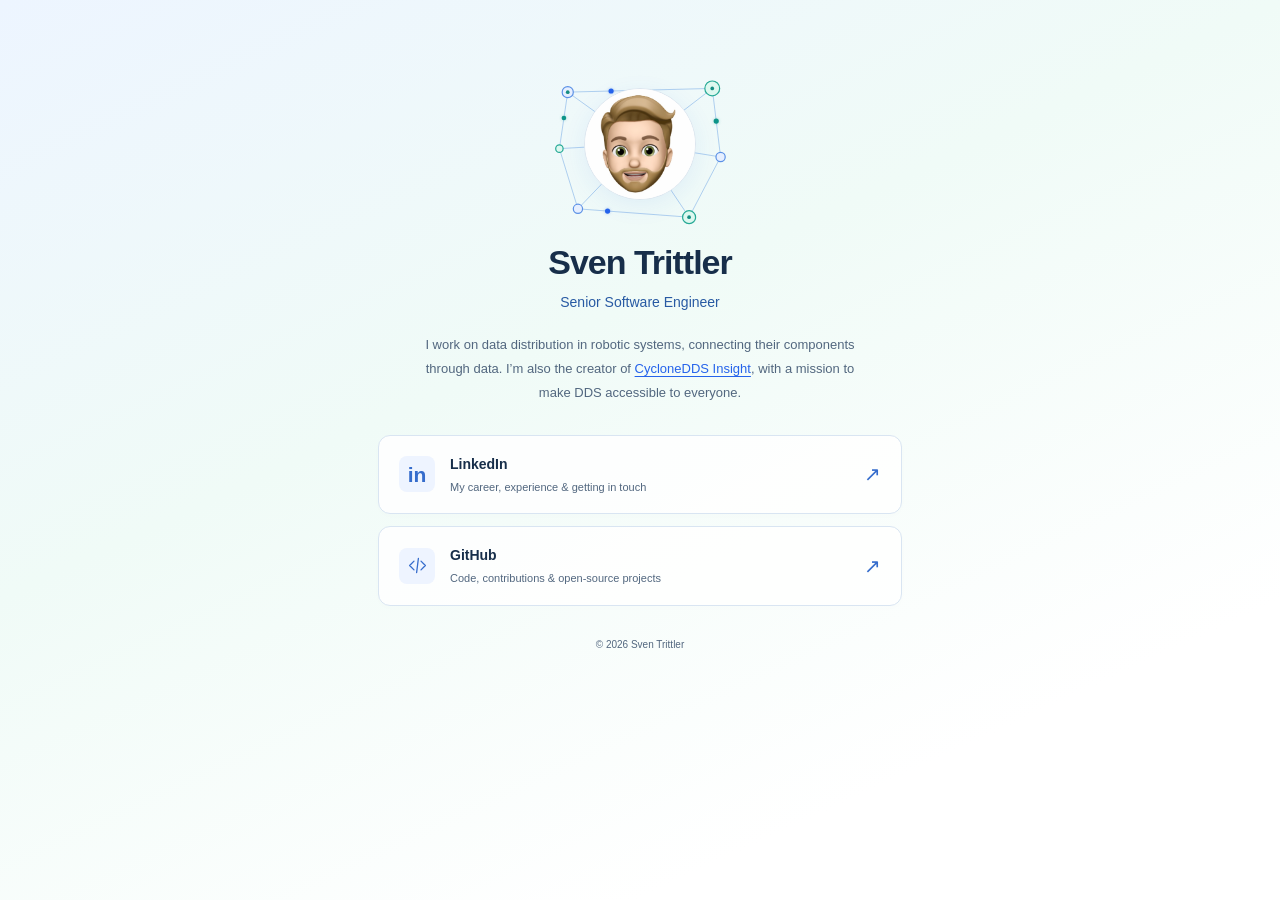
<file: index.html>
<!doctype html>
<html lang="en">
  <head>
    <meta charset="utf-8">
    <meta name="viewport" content="width=device-width, initial-scale=1">
    <meta name="theme-color" content="#ffffff">
    <meta name="description" content="Sven Trittler – Senior Software Engineer working on data distribution in robotic systems. Creator of CycloneDDS Insight, making DDS accessible to everyone.">
    <meta property="og:title" content="Sven Trittler – Software Engineer">
    <meta property="og:description" content="Data distribution in robotic systems. Creator of CycloneDDS Insight, with a mission to make DDS accessible to everyone.">
    <meta property="og:type" content="website">
    <meta property="og:locale" content="en_GB">
    <title>Sven Trittler – Software Engineer</title>
    <link rel="icon" href="res/static/trittsv-emoji.jpeg" type="image/jpeg">
    <link rel="stylesheet" href="res/style.css">
  </head>
  <body>
    <a class="skip-link" href="#main">Skip to content</a>
    <div class="page">
      <main id="main">
        <section class="intro" aria-labelledby="intro-title">
          <div class="portrait-cluster">
            <svg class="distribution-network" viewBox="0 0 190 190" fill="none" aria-hidden="true" focusable="false">
              <g class="network-connections">
                <path d="M17 39 95 95 173 35M95 95 182 109M95 95 148 174M95 95 28 165M95 95 8 100M17 39 173 35 182 109 148 174 28 165 8 100 17 39"/>
              </g>
              <g class="network-nodes">
                <circle cx="17" cy="39" r="6"/>
                <circle cx="173" cy="35" r="8"/>
                <circle cx="182" cy="109" r="5"/>
                <circle cx="148" cy="174" r="7"/>
                <circle cx="28" cy="165" r="5"/>
                <circle cx="8" cy="100" r="4"/>
              </g>
              <g class="network-node-centres">
                <circle cx="17" cy="39" r="2"/>
                <circle cx="173" cy="35" r="2"/>
                <circle cx="148" cy="174" r="2"/>
              </g>
              <g class="network-packets">
                <circle class="packet-blue" r="2.8">
                  <animateMotion path="M17 39 173 35" dur="8s" keyPoints="0;1;0" keyTimes="0;0.5;1" calcMode="linear" repeatCount="indefinite"/>
                </circle>
                <circle class="packet-teal" r="2.8">
                  <animateMotion path="M173 35 182 109 148 174" dur="10s" keyPoints="0;1;0" keyTimes="0;0.5;1" calcMode="linear" repeatCount="indefinite"/>
                </circle>
                <circle class="packet-blue" r="2.8">
                  <animateMotion path="M148 174 28 165" dur="9s" keyPoints="1;0;1" keyTimes="0;0.5;1" calcMode="linear" repeatCount="indefinite"/>
                </circle>
                <circle class="packet-teal" r="2.5">
                  <animateMotion path="M28 165 8 100 17 39" dur="11s" keyPoints="1;0;1" keyTimes="0;0.5;1" calcMode="linear" repeatCount="indefinite"/>
                </circle>
              </g>
            </svg>
            <div class="portrait">
              <img src="res/static/trittsv-emoji.jpeg" alt="Sven Trittler’s Memoji" width="1125" height="1314" fetchpriority="high">
            </div>
          </div>
          <h1 id="intro-title">Sven Trittler</h1>
          <p class="role">Senior Software Engineer</p>
          <p class="summary">I work on data distribution in robotic systems, connecting their components through data. I’m also the creator of <a href="https://github.com/eclipse-cyclonedds/cyclonedds-insight">CycloneDDS Insight</a>, with a mission to make DDS accessible to everyone.</p>
        </section>

        <nav class="link-list" aria-label="My profiles">
          <a class="link-card" href="https://www.linkedin.com/in/sven-trittler-746579180/">
            <span class="link-icon icon-linkedin" aria-hidden="true">in</span>
            <span class="link-copy"><strong>LinkedIn</strong><span>My career, experience &amp; getting in touch</span></span>
            <span class="link-arrow" aria-hidden="true">↗</span>
          </a>
          <a class="link-card" href="https://github.com/trittsv">
            <span class="link-icon" aria-hidden="true">
              <svg viewBox="0 0 24 24" fill="none" stroke="currentColor" stroke-width="1.5" stroke-linecap="round" stroke-linejoin="round"><path d="m8 7-5 5 5 5m8-10 5 5-5 5m-3-13-2 16"/></svg>
            </span>
            <span class="link-copy"><strong>GitHub</strong><span>Code, contributions &amp; open-source projects</span></span>
            <span class="link-arrow" aria-hidden="true">↗</span>
          </a>
        </nav>
      </main>

      <footer class="footer"><p>© 2026 Sven Trittler</p></footer>
    </div>
  </body>
</html>
</file>
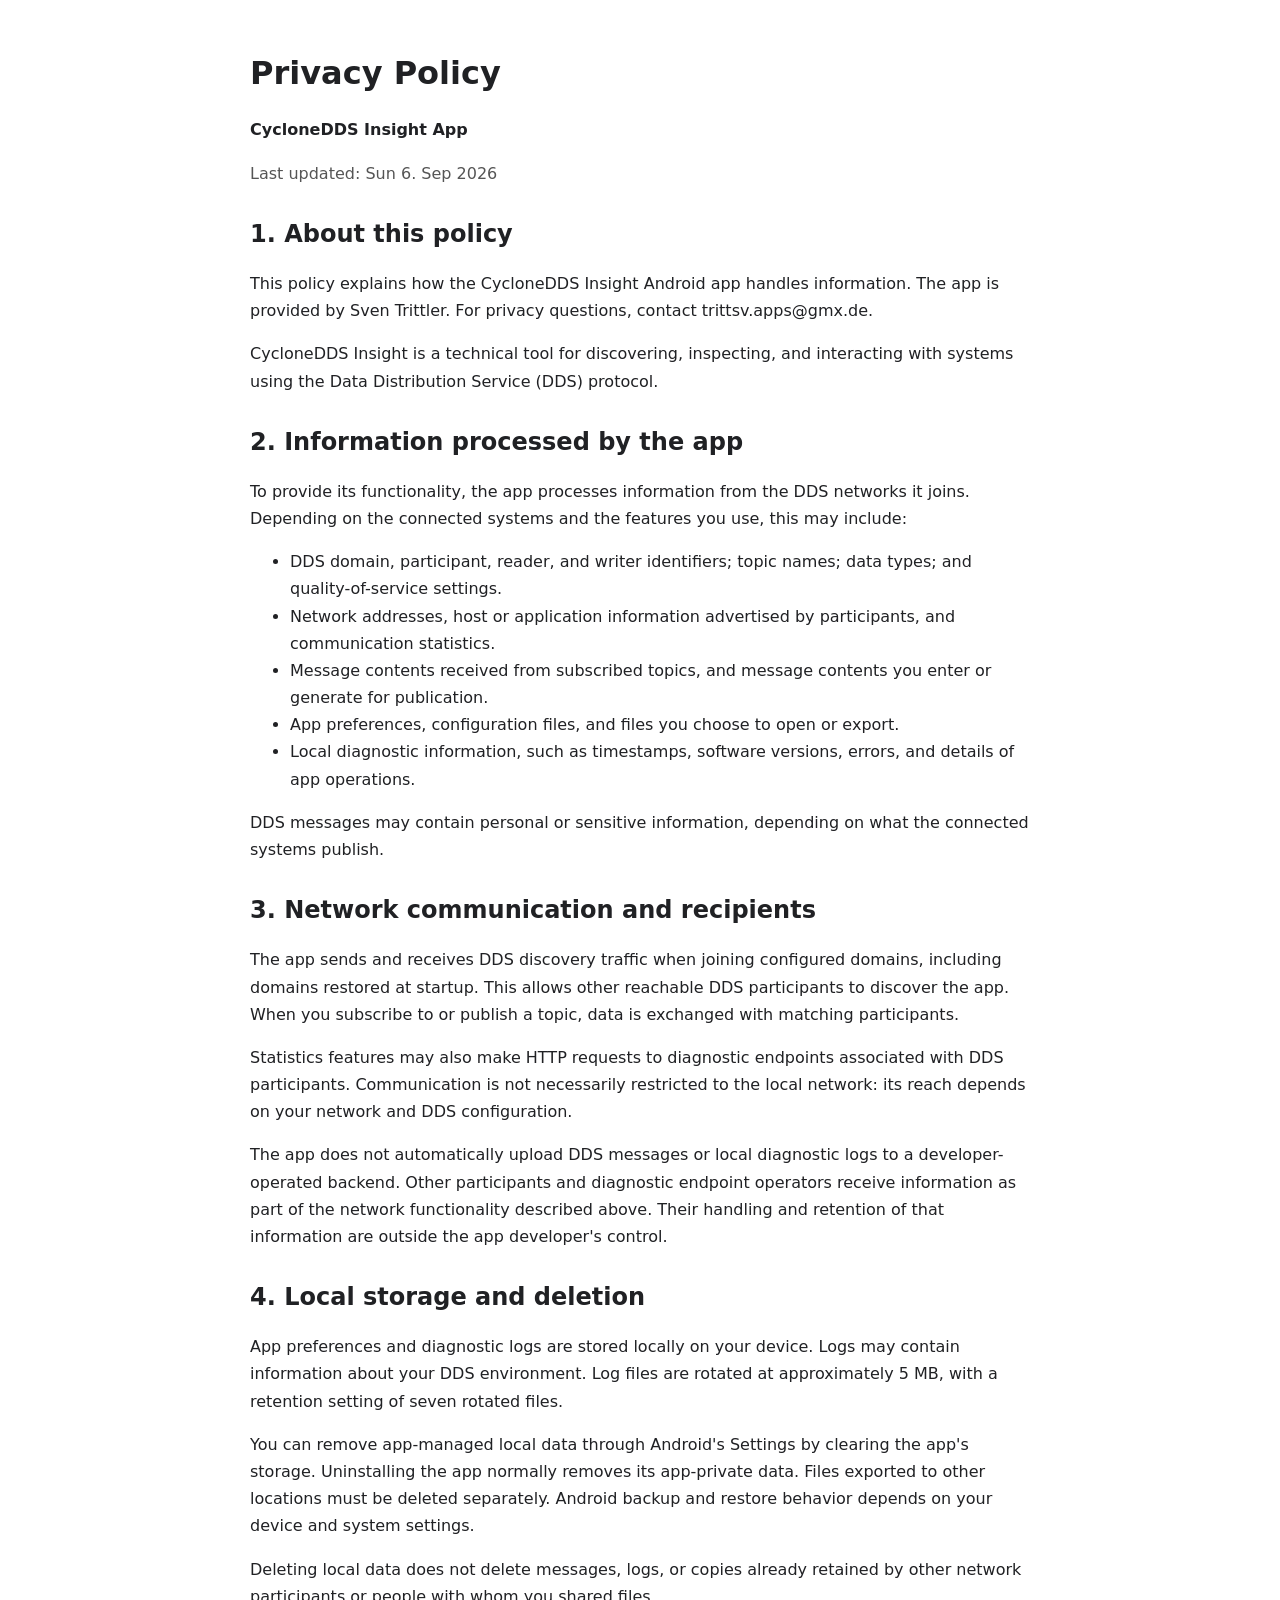
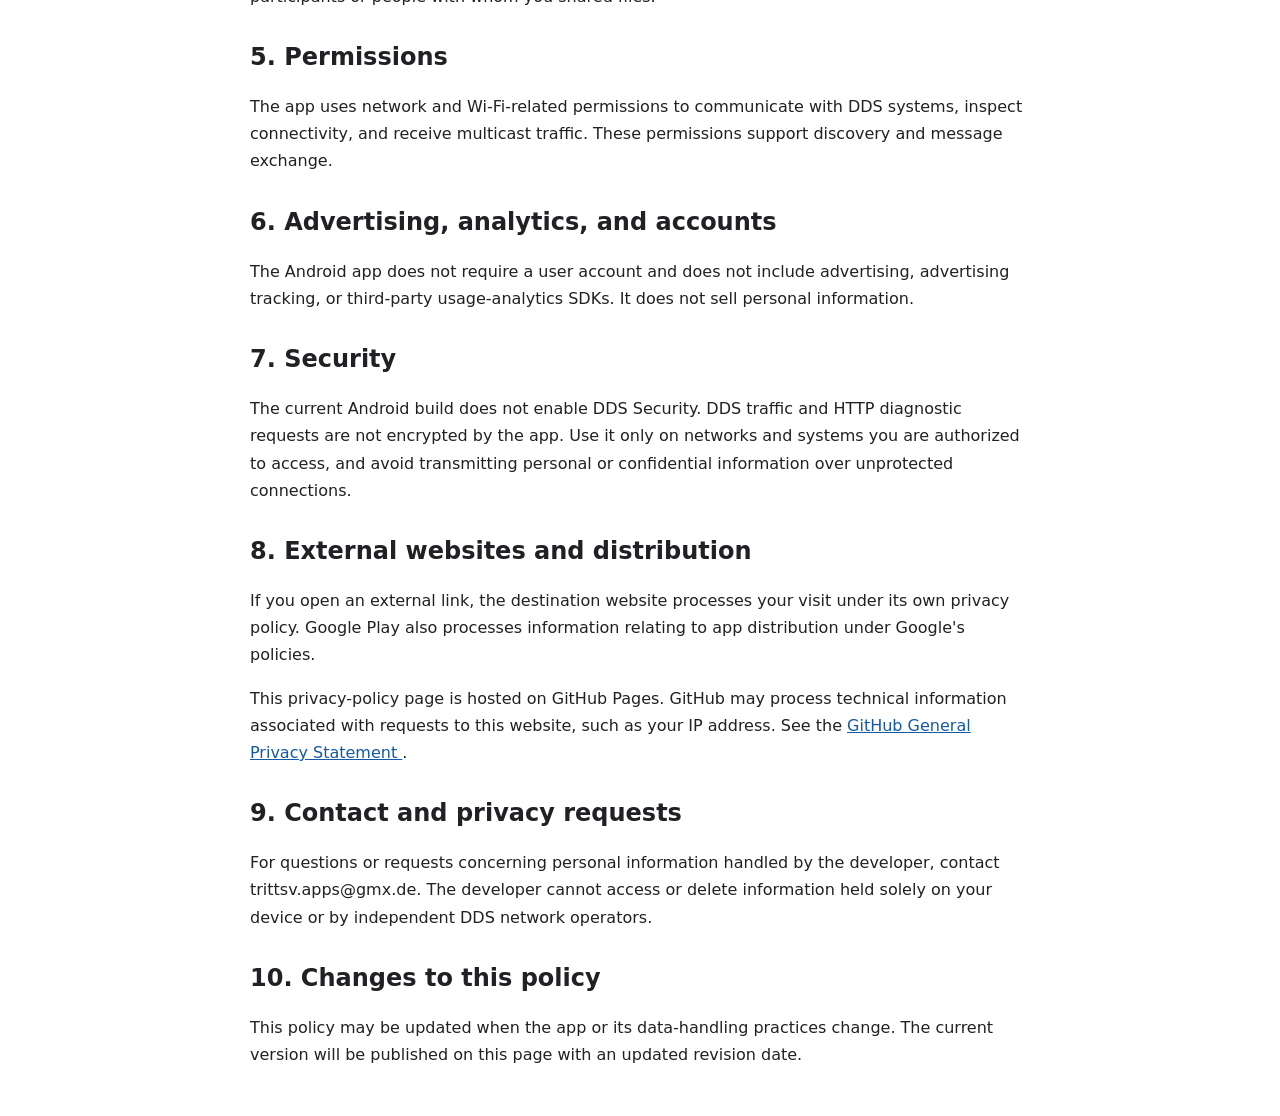
<file: apps/cyclonedds-insight/privacy.html>
<!DOCTYPE html>
<html lang="en">
<head>
  <meta charset="UTF-8">
  <meta name="viewport" content="width=device-width, initial-scale=1">
  <meta name="description"
        content="Privacy policy for the CycloneDDS Insight Android app.">
  <title>Privacy Policy – CycloneDDS Insight</title>
  <style>
    body {
      max-width: 780px;
      margin: 0 auto;
      padding: 32px 20px;
      font-family: system-ui, sans-serif;
      line-height: 1.7;
      color: #202124;
      background: #ffffff;
    }
    h1, h2 { line-height: 1.3; }
    h2 { margin-top: 32px; }
    a { color: #1459a6; }
    .updated { color: #555; }
  </style>
</head>
<body>
  <main>
    <h1>Privacy Policy</h1>
    <p><strong>CycloneDDS Insight App</strong></p>
    <p class="updated">Last updated: Sun 6. Sep 2026</p>

    <h2>1. About this policy</h2>
    <p>
      This policy explains how the CycloneDDS Insight Android app handles
      information. The app is provided by Sven Trittler.
      For privacy questions, contact trittsv.apps@gmx.de.
    </p>
    <p>
      CycloneDDS Insight is a technical tool for discovering, inspecting,
      and interacting with systems using the Data Distribution Service
      (DDS) protocol.
    </p>

    <h2>2. Information processed by the app</h2>
    <p>
      To provide its functionality, the app processes information from
      the DDS networks it joins. Depending on the connected systems and
      the features you use, this may include:
    </p>
    <ul>
      <li>
        DDS domain, participant, reader, and writer identifiers;
        topic names; data types; and quality-of-service settings.
      </li>
      <li>
        Network addresses, host or application information advertised
        by participants, and communication statistics.
      </li>
      <li>
        Message contents received from subscribed topics, and message
        contents you enter or generate for publication.
      </li>
      <li>
        App preferences, configuration files, and files you choose
        to open or export.
      </li>
      <li>
        Local diagnostic information, such as timestamps, software
        versions, errors, and details of app operations.
      </li>
    </ul>
    <p>
      DDS messages may contain personal or sensitive information,
      depending on what the connected systems publish.
    </p>

    <h2>3. Network communication and recipients</h2>
    <p>
      The app sends and receives DDS discovery traffic when joining
      configured domains, including domains restored at startup.
      This allows other reachable DDS participants to discover the app.
      When you subscribe to or publish a topic, data is exchanged with
      matching participants.
    </p>
    <p>
      Statistics features may also make HTTP requests to diagnostic
      endpoints associated with DDS participants.
      Communication is not necessarily restricted to the local network:
      its reach depends on your network and DDS configuration.
    </p>
    <p>
      The app does not automatically upload DDS messages or local
      diagnostic logs to a developer-operated backend.
      Other participants and diagnostic endpoint operators receive
      information as part of the network functionality described above.
      Their handling and retention of that information are outside
      the app developer's control.
    </p>

    <h2>4. Local storage and deletion</h2>
    <p>
      App preferences and diagnostic logs are stored locally on your
      device. Logs may contain information about your DDS environment.
      Log files are rotated at approximately 5 MB, with a retention
      setting of seven rotated files.
    </p>
    <p>
      You can remove app-managed local data through Android's
      Settings by clearing the app's storage. Uninstalling the app
      normally removes its app-private data.
      Files exported to other locations must be deleted separately.
      Android backup and restore behavior depends on your device
      and system settings.
    </p>
    <p>
      Deleting local data does not delete messages, logs, or copies
      already retained by other network participants or people
      with whom you shared files.
    </p>

    <h2>5. Permissions</h2>
    <p>
      The app uses network and Wi-Fi-related permissions to communicate
      with DDS systems, inspect connectivity, and receive multicast
      traffic. These permissions support discovery and message exchange.
    </p>

    <h2>6. Advertising, analytics, and accounts</h2>
    <p>
      The Android app does not require a user account and does not
      include advertising, advertising tracking, or third-party
      usage-analytics SDKs. It does not sell personal information.
    </p>

    <h2>7. Security</h2>
    <p>
      The current Android build does not enable DDS Security.
      DDS traffic and HTTP diagnostic requests are not encrypted
      by the app. Use it only on networks and systems you are
      authorized to access, and avoid transmitting personal or
      confidential information over unprotected connections.
    </p>

    <h2>8. External websites and distribution</h2>
    <p>
      If you open an external link, the destination website processes
      your visit under its own privacy policy.
      Google Play also processes information relating to app
      distribution under Google's policies.
    </p>
    <p>
      This privacy-policy page is hosted on GitHub Pages.
      GitHub may process technical information associated with
      requests to this website, such as your IP address.
      See the
      <a href="https://docs.github.com/en/site-policy/privacy-policies/github-general-privacy-statement">
        GitHub General Privacy Statement
      </a>.
    </p>

    <h2>9. Contact and privacy requests</h2>
    <p>
      For questions or requests concerning personal information
      handled by the developer, contact trittsv.apps@gmx.de.
      The developer cannot access or delete information held solely
      on your device or by independent DDS network operators.
    </p>

    <h2>10. Changes to this policy</h2>
    <p>
      This policy may be updated when the app or its data-handling
      practices change. The current version will be published on
      this page with an updated revision date.
    </p>
  </main>
</body>
</html>
</file>
<file: res/style.css>
@charset "UTF-8";

:root {
  color-scheme: light;
  --ink: #172e4a;
  --muted: #52677f;
  --accent: #2563eb;
}

* {
  box-sizing: border-box;
}

body {
  margin: 0;
  min-height: 100svh;
  background: linear-gradient(155deg, #edf5ff, #f0fbf7 40%, #fff 80%);
  color: var(--ink);
  font-family: -apple-system, BlinkMacSystemFont, "Segoe UI", sans-serif;
  font-size: 14px;
  line-height: 1.7;
  -webkit-font-smoothing: antialiased;
}

::selection {
  background: #d8e8ff;
}

a {
  color: inherit;
  text-decoration: none;
}

a:focus-visible {
  outline: 2px solid var(--accent);
  outline-offset: 5px;
}

h1, p {
  margin: 0;
}

.page {
  width: min(100%, 580px);
  margin-inline: auto;
  padding: 64px 28px 28px;
}

.skip-link {
  position: fixed;
  top: 12px;
  left: 12px;
  z-index: 1;
  padding: 8px 16px;
  background: var(--ink);
  color: #fff;
  transform: translateY(-160%);
}

.skip-link:focus {
  transform: translateY(0);
}

.intro {
  text-align: center;
}

.portrait-cluster {
  position: relative;
  width: 112px;
  height: 112px;
  margin: 24px auto 42px;
  isolation: isolate;
}

.distribution-network {
  position: absolute;
  z-index: -1;
  width: 176px;
  height: 176px;
  top: 50%;
  left: 50%;
  transform: translate(-50%, -50%);
  overflow: visible;
  pointer-events: none;
}

.network-connections {
  stroke: #a9ccee;
  stroke-width: 1;
  stroke-linejoin: round;
}

.network-nodes {
  fill: #e6efff;
  stroke: #5c91e6;
  stroke-width: 1.3;
}

.network-nodes circle:nth-child(even) {
  fill: #ddf8ef;
  stroke: #25a995;
}

.network-node-centres {
  fill: #168d83;
}

.packet-blue {
  fill: #2563eb;
  filter: drop-shadow(0 0 2px #2563eb55);
}

.packet-teal {
  fill: #0d9488;
  filter: drop-shadow(0 0 2px #0d948855);
}

.portrait {
  width: 100%;
  height: 100%;
  overflow: hidden;
  border: 1px solid #dce6ef;
  border-radius: 50%;
  background: #fff;
  box-shadow: 0 6px 24px #2563eb14;
}

.portrait img {
  display: block;
  width: 100%;
  height: 100%;
  object-fit: cover;
  object-position: center 57%;
  transform: scale(1.65);
}

h1 {
  font-size: 34px;
  line-height: 1.2;
  font-weight: 650;
  letter-spacing: -1px;
}

.role {
  margin-top: 8px;
  font-size: 14px;
  color: #285aa3;
}

.summary {
  max-width: 440px;
  margin: 18px auto 30px;
  color: var(--muted);
  font-size: 13px;
  line-height: 1.85;
}

.summary a {
  color: var(--accent);
  text-decoration: underline;
  text-underline-offset: 3px;
}

.summary a:hover {
  color: #1748b5;
}

.link-list {
  display: grid;
  gap: 12px;
}

.link-card {
  display: flex;
  align-items: center;
  gap: 15px;
  padding: 17px 20px;
  border: 1px solid #d9e5f2;
  border-radius: 12px;
  background: #ffffffd9;
  box-shadow: 0 2px 8px #172e4a03;
  transition: border-color .2s, background .2s, transform .2s;
}

.link-card:hover {
  border-color: #87b2ef;
  background: #f6faff;
  transform: translateY(-2px);
}

.link-icon {
  display: grid;
  place-items: center;
  width: 36px;
  height: 36px;
  flex-shrink: 0;
  color: #356ccc;
  background: #eef4ff;
  border-radius: 8px;
}

.link-icon svg {
  width: 21px;
  height: 21px;
}

.icon-linkedin {
  font-size: 21px;
  font-weight: 700;
  font-family: Arial, sans-serif;
  line-height: 1;
}

.link-copy {
  min-width: 0;
  flex: 1;
}

.link-copy strong {
  display: block;
  font-size: 14px;
  font-weight: 600;
}

.link-copy > span {
  display: block;
  margin-top: 2px;
  font-size: 11px;
  line-height: 1.6;
  color: var(--muted);
}

.link-arrow {
  flex-shrink: 0;
  font-size: 20px;
  color: #356ccc;
}

.footer {
  padding-top: 30px;
  text-align: center;
  color: var(--muted);
  font-size: 10px;
}

@media (max-width: 440px) {
  .page {
    padding: 32px 22px 24px;
  }

  .portrait-cluster {
    width: 100px;
    height: 100px;
    margin-bottom: 38px;
  }

  .distribution-network {
    width: 160px;
    height: 160px;
  }

  h1 {
    font-size: 30px;
  }

  .link-card {
    padding: 15px;
    gap: 12px;
  }
}

@media (prefers-reduced-motion: reduce) {
  .network-packets {
    display: none;
  }

  .link-card {
    transition: none;
  }

  .link-card:hover {
    transform: none;
  }
}
</file>
